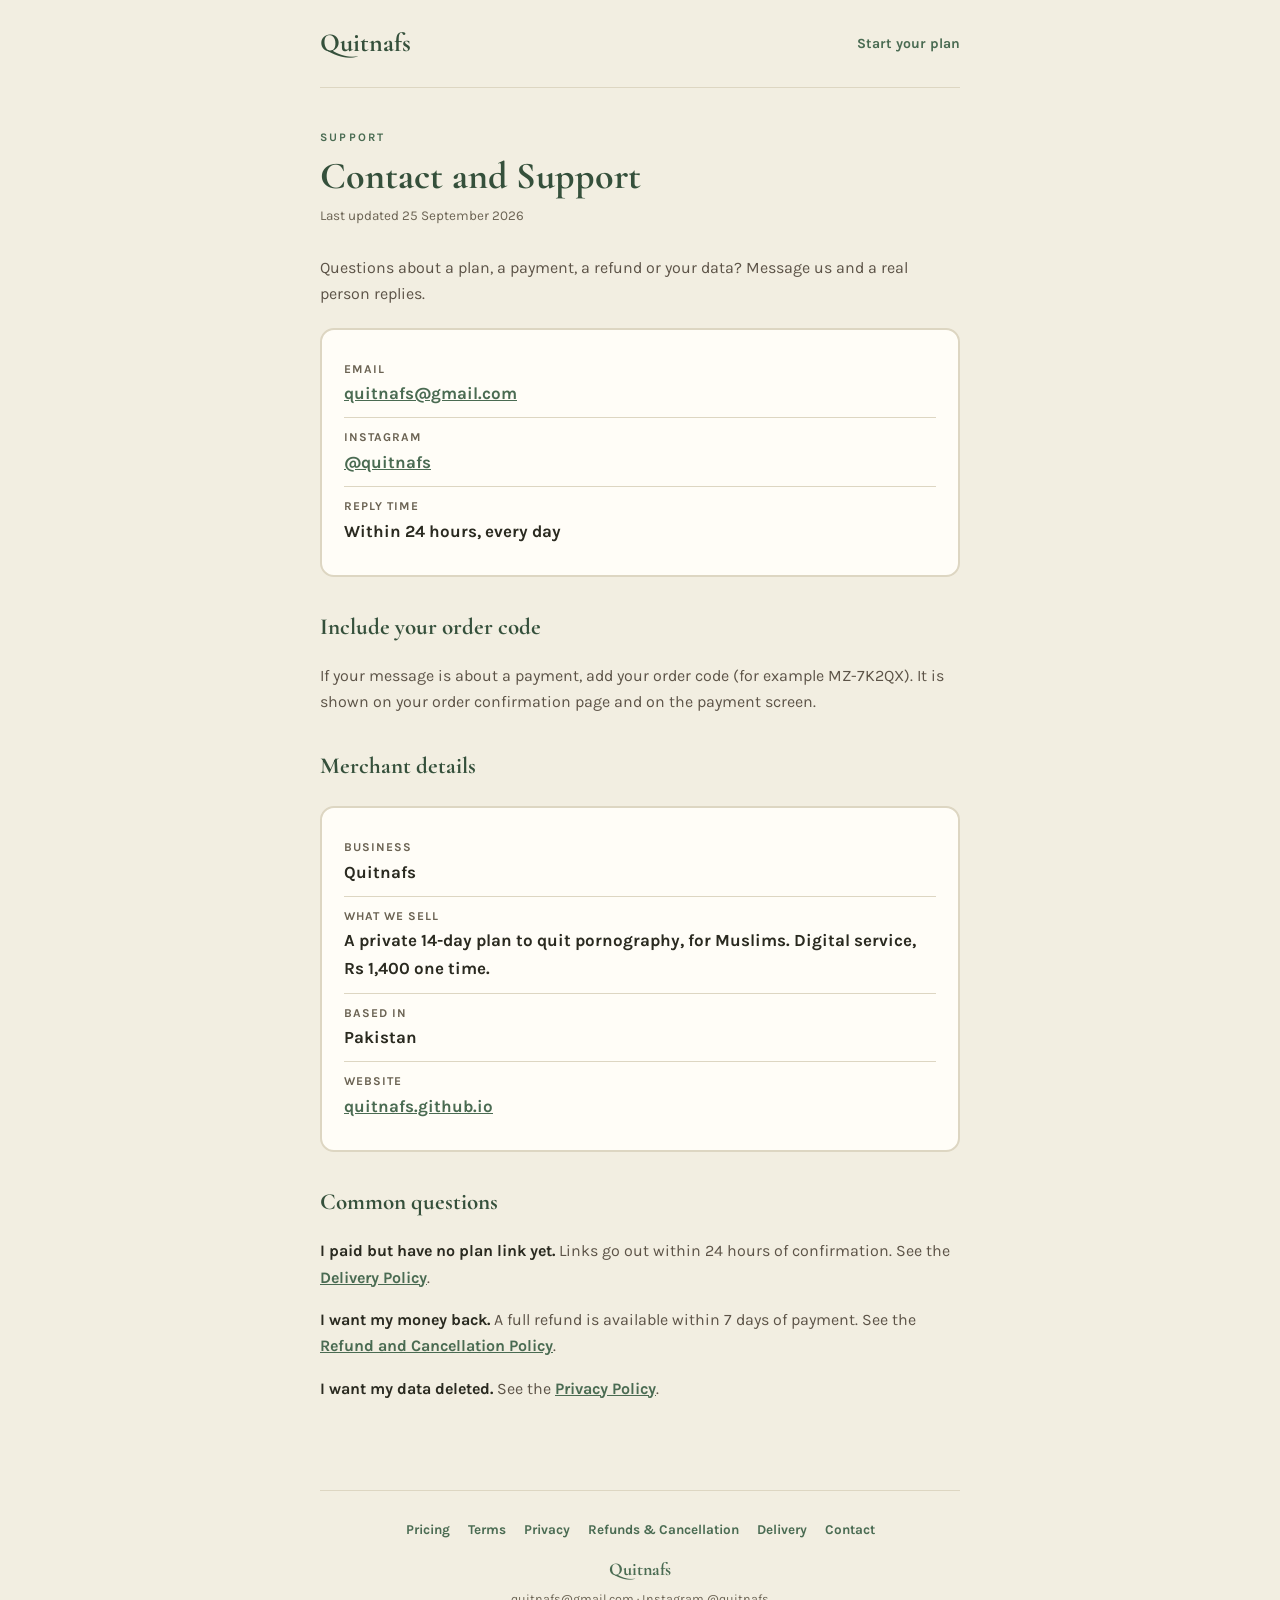
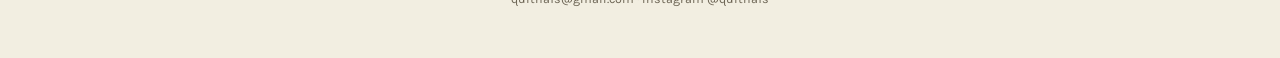
<file: contact.html>
<!DOCTYPE html>
<html lang="en">
<head>
<meta charset="UTF-8">
<meta name="viewport" content="width=device-width, initial-scale=1.0">
<title>Contact and Support · Quitnafs</title>
<meta name="description" content="How to reach Quitnafs support.">
<link rel="canonical" href="https://quitnafs.github.io/contact.html">
<link rel="preconnect" href="https://fonts.googleapis.com">
<link rel="preconnect" href="https://fonts.gstatic.com" crossorigin>
<link href="https://fonts.googleapis.com/css2?family=Cormorant+Garamond:wght@600;700&family=Karla:wght@400;600;700&display=swap" rel="stylesheet">
<link rel="stylesheet" href="legal.css">
</head>
<body>
<div class="wrap">
  <header class="top"><a class="brand" href="./">Quitnafs</a><a class="back" href="./#cta-section">Start your plan</a></header>
  <main class="doc">
    <div class="kicker">Support</div>
    <h1>Contact and Support</h1>
    <p class="updated">Last updated 25 September 2026</p>

    <p>Questions about a plan, a payment, a refund or your data? Message us and a real person replies.</p>
    <div class="card">
      <div class="row"><span>Email</span><b><a href="mailto:quitnafs@gmail.com">quitnafs@gmail.com</a></b></div>
      <div class="row"><span>Instagram</span><b><a href="https://instagram.com/quitnafs" target="_blank" rel="noopener">@quitnafs</a></b></div>
      <div class="row"><span>Reply time</span><b>Within 24 hours, every day</b></div>
    </div>

    <h2>Include your order code</h2>
    <p>If your message is about a payment, add your order code (for example MZ-7K2QX). It is shown on your order confirmation page and on the payment screen.</p>

    <h2>Merchant details</h2>
    <div class="card">
      <div class="row"><span>Business</span><b>Quitnafs</b></div>
      <div class="row"><span>What we sell</span><b>A private 14-day plan to quit pornography, for Muslims. Digital service, Rs 1,400 one time.</b></div>
      <div class="row"><span>Based in</span><b>Pakistan</b></div>
      <div class="row"><span>Website</span><b><a href="https://quitnafs.github.io/">quitnafs.github.io</a></b></div>
    </div>

    <h2>Common questions</h2>
    <p><strong>I paid but have no plan link yet.</strong> Links go out within 24 hours of confirmation. See the <a href="delivery.html">Delivery Policy</a>.</p>
    <p><strong>I want my money back.</strong> A full refund is available within 7 days of payment. See the <a href="refund.html">Refund and Cancellation Policy</a>.</p>
    <p><strong>I want my data deleted.</strong> See the <a href="privacy.html">Privacy Policy</a>.</p>
  </main>
  <footer class="site">
    <nav>
      <a href="./#pricing-section">Pricing</a>
      <a href="terms.html">Terms</a>
      <a href="privacy.html">Privacy</a>
      <a href="refund.html">Refunds &amp; Cancellation</a>
      <a href="delivery.html">Delivery</a>
      <a href="contact.html">Contact</a>
    </nav>
    <div class="w">Quitnafs</div>
    <div class="h">quitnafs@gmail.com · Instagram @quitnafs</div>
  </footer>
</div>
</body>
</html>
</file>
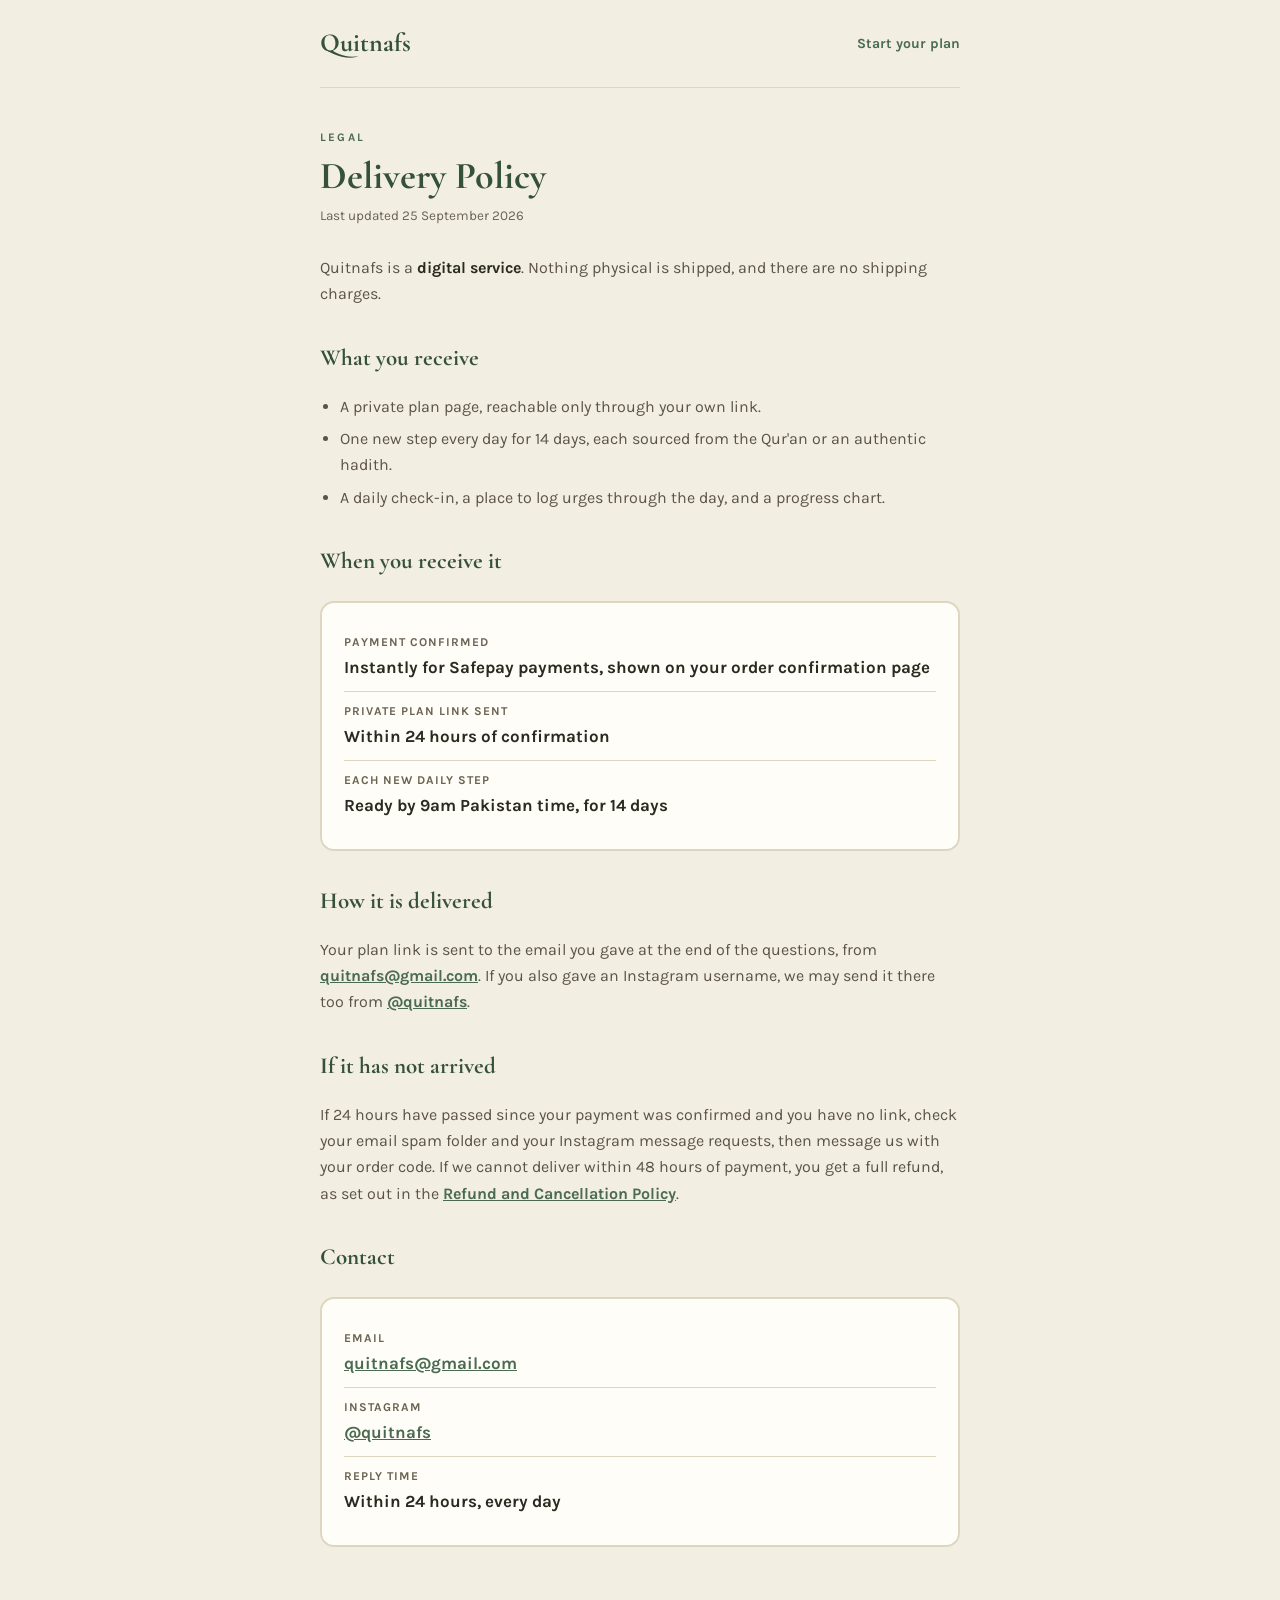
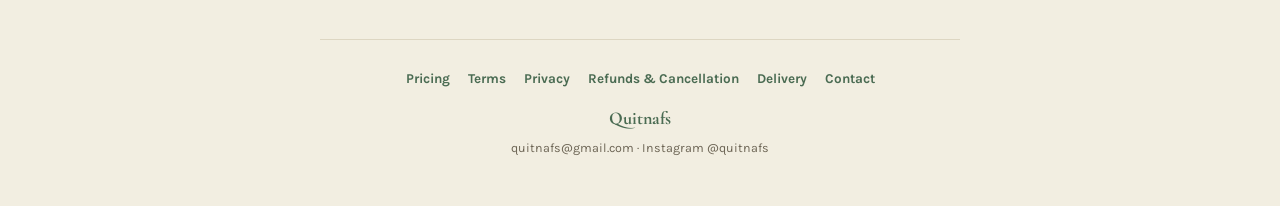
<file: delivery.html>
<!DOCTYPE html>
<html lang="en">
<head>
<meta charset="UTF-8">
<meta name="viewport" content="width=device-width, initial-scale=1.0">
<title>Delivery Policy · Quitnafs</title>
<meta name="description" content="How and when your Quitnafs plan is delivered.">
<link rel="canonical" href="https://quitnafs.github.io/delivery.html">
<link rel="preconnect" href="https://fonts.googleapis.com">
<link rel="preconnect" href="https://fonts.gstatic.com" crossorigin>
<link href="https://fonts.googleapis.com/css2?family=Cormorant+Garamond:wght@600;700&family=Karla:wght@400;600;700&display=swap" rel="stylesheet">
<link rel="stylesheet" href="legal.css">
</head>
<body>
<div class="wrap">
  <header class="top"><a class="brand" href="./">Quitnafs</a><a class="back" href="./#cta-section">Start your plan</a></header>
  <main class="doc">
    <div class="kicker">Legal</div>
    <h1>Delivery Policy</h1>
    <p class="updated">Last updated 25 September 2026</p>

    <p>Quitnafs is a <strong>digital service</strong>. Nothing physical is shipped, and there are no shipping charges.</p>

    <h2>What you receive</h2>
    <ul>
      <li>A private plan page, reachable only through your own link.</li>
      <li>One new step every day for 14 days, each sourced from the Qur'an or an authentic hadith.</li>
      <li>A daily check-in, a place to log urges through the day, and a progress chart.</li>
    </ul>

    <h2>When you receive it</h2>
    <div class="card">
      <div class="row"><span>Payment confirmed</span><b>Instantly for Safepay payments, shown on your order confirmation page</b></div>
      <div class="row"><span>Private plan link sent</span><b>Within 24 hours of confirmation</b></div>
      <div class="row"><span>Each new daily step</span><b>Ready by 9am Pakistan time, for 14 days</b></div>
    </div>

    <h2>How it is delivered</h2>
    <p>Your plan link is sent to the email you gave at the end of the questions, from <a href="mailto:quitnafs@gmail.com">quitnafs@gmail.com</a>. If you also gave an Instagram username, we may send it there too from <a href="https://instagram.com/quitnafs" target="_blank" rel="noopener">@quitnafs</a>.</p>

    <h2>If it has not arrived</h2>
    <p>If 24 hours have passed since your payment was confirmed and you have no link, check your email spam folder and your Instagram message requests, then message us with your order code. If we cannot deliver within 48 hours of payment, you get a full refund, as set out in the <a href="refund.html">Refund and Cancellation Policy</a>.</p>

    <h2>Contact</h2>
    <div class="card">
      <div class="row"><span>Email</span><b><a href="mailto:quitnafs@gmail.com">quitnafs@gmail.com</a></b></div>
      <div class="row"><span>Instagram</span><b><a href="https://instagram.com/quitnafs" target="_blank" rel="noopener">@quitnafs</a></b></div>
      <div class="row"><span>Reply time</span><b>Within 24 hours, every day</b></div>
    </div>
  </main>
  <footer class="site">
    <nav>
      <a href="./#pricing-section">Pricing</a>
      <a href="terms.html">Terms</a>
      <a href="privacy.html">Privacy</a>
      <a href="refund.html">Refunds &amp; Cancellation</a>
      <a href="delivery.html">Delivery</a>
      <a href="contact.html">Contact</a>
    </nav>
    <div class="w">Quitnafs</div>
    <div class="h">quitnafs@gmail.com · Instagram @quitnafs</div>
  </footer>
</div>
</body>
</html>
</file>
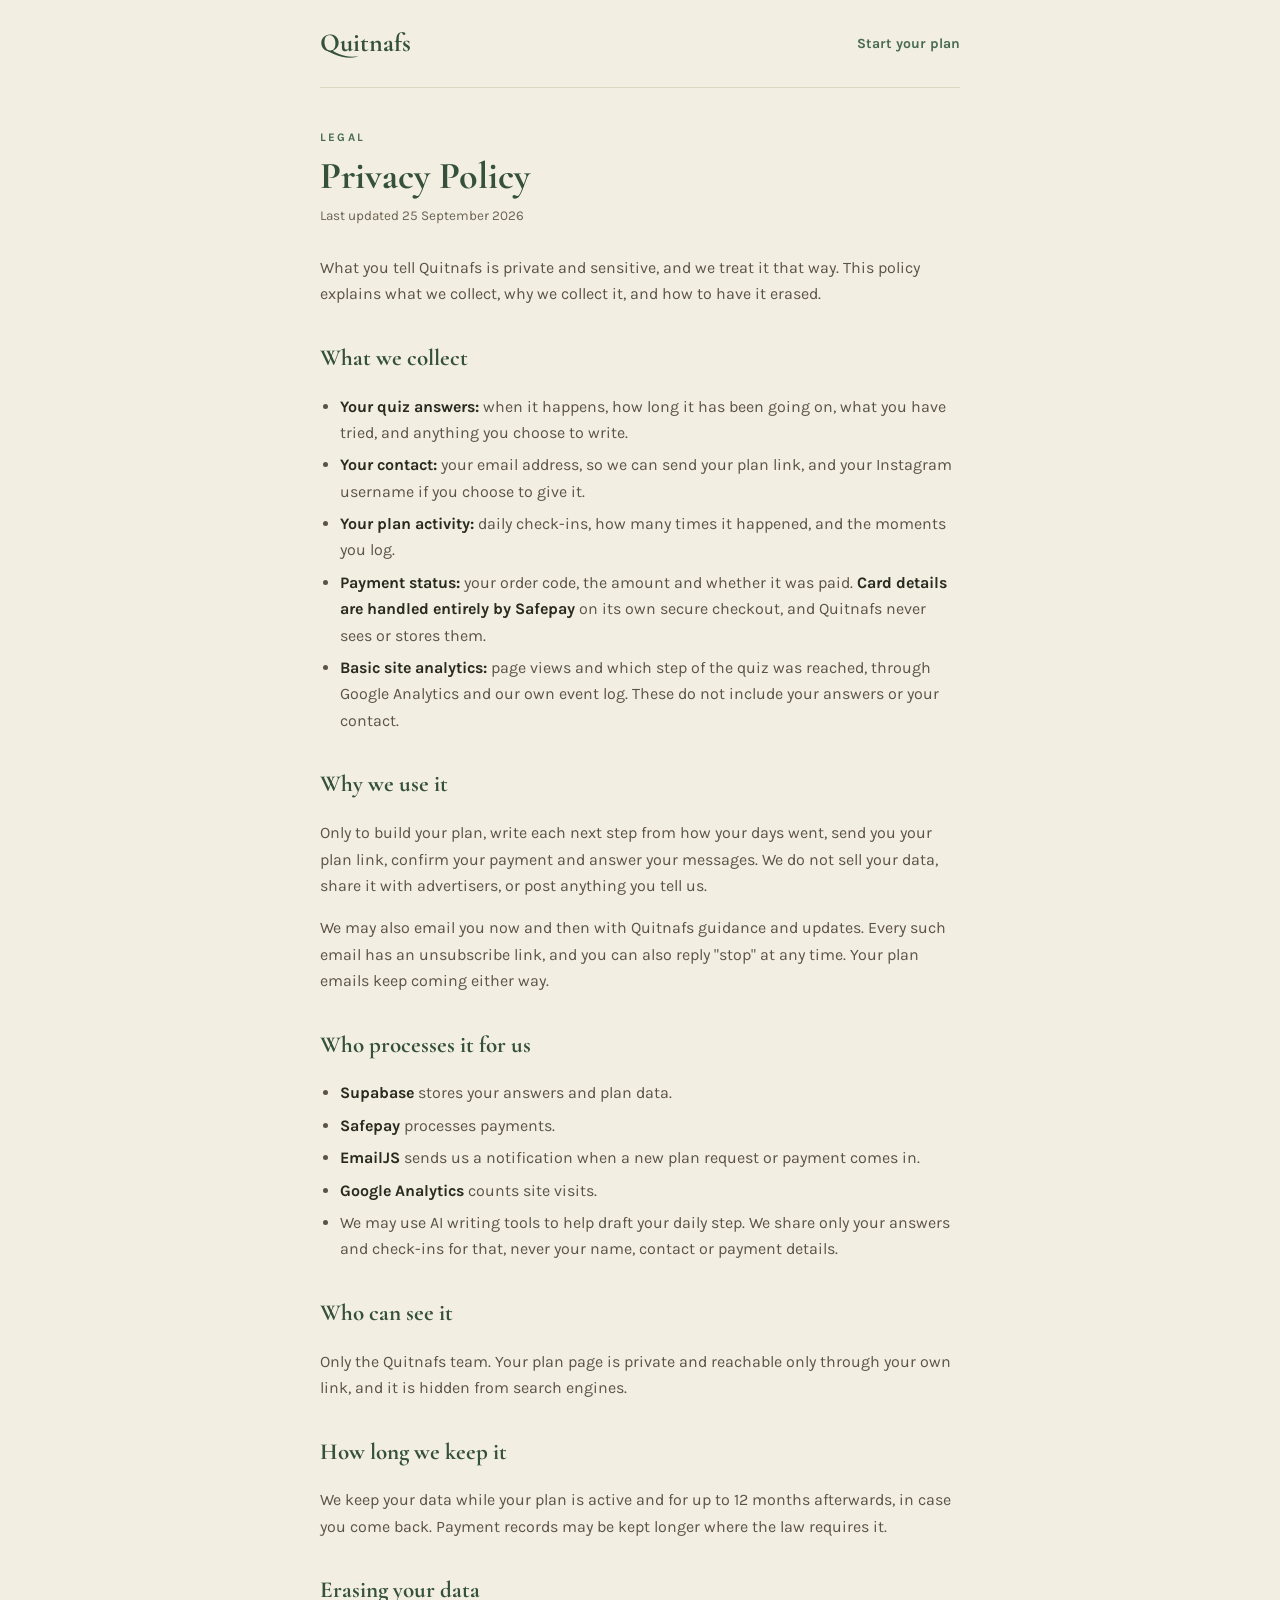
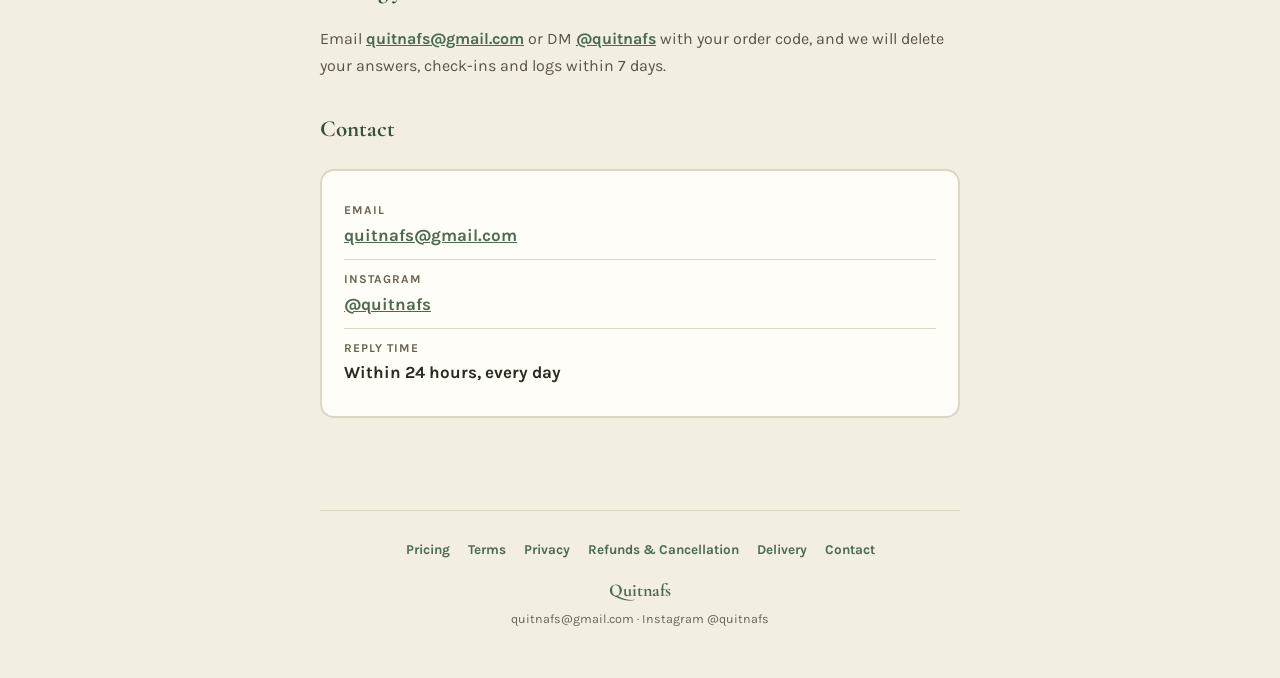
<file: privacy.html>
<!DOCTYPE html>
<html lang="en">
<head>
<meta charset="UTF-8">
<meta name="viewport" content="width=device-width, initial-scale=1.0">
<title>Privacy Policy · Quitnafs</title>
<meta name="description" content="What Quitnafs collects, why, and how to have it erased.">
<link rel="canonical" href="https://quitnafs.github.io/privacy.html">
<link rel="preconnect" href="https://fonts.googleapis.com">
<link rel="preconnect" href="https://fonts.gstatic.com" crossorigin>
<link href="https://fonts.googleapis.com/css2?family=Cormorant+Garamond:wght@600;700&family=Karla:wght@400;600;700&display=swap" rel="stylesheet">
<link rel="stylesheet" href="legal.css">
</head>
<body>
<div class="wrap">
  <header class="top"><a class="brand" href="./">Quitnafs</a><a class="back" href="./#cta-section">Start your plan</a></header>
  <main class="doc">
    <div class="kicker">Legal</div>
    <h1>Privacy Policy</h1>
    <p class="updated">Last updated 25 September 2026</p>

    <p>What you tell Quitnafs is private and sensitive, and we treat it that way. This policy explains what we collect, why we collect it, and how to have it erased.</p>

    <h2>What we collect</h2>
    <ul>
      <li><strong>Your quiz answers:</strong> when it happens, how long it has been going on, what you have tried, and anything you choose to write.</li>
      <li><strong>Your contact:</strong> your email address, so we can send your plan link, and your Instagram username if you choose to give it.</li>
      <li><strong>Your plan activity:</strong> daily check-ins, how many times it happened, and the moments you log.</li>
      <li><strong>Payment status:</strong> your order code, the amount and whether it was paid. <strong>Card details are handled entirely by Safepay</strong> on its own secure checkout, and Quitnafs never sees or stores them.</li>
      <li><strong>Basic site analytics:</strong> page views and which step of the quiz was reached, through Google Analytics and our own event log. These do not include your answers or your contact.</li>
    </ul>

    <h2>Why we use it</h2>
    <p>Only to build your plan, write each next step from how your days went, send you your plan link, confirm your payment and answer your messages. We do not sell your data, share it with advertisers, or post anything you tell us.</p>
    <p>We may also email you now and then with Quitnafs guidance and updates. Every such email has an unsubscribe link, and you can also reply "stop" at any time. Your plan emails keep coming either way.</p>

    <h2>Who processes it for us</h2>
    <ul>
      <li><strong>Supabase</strong> stores your answers and plan data.</li>
      <li><strong>Safepay</strong> processes payments.</li>
      <li><strong>EmailJS</strong> sends us a notification when a new plan request or payment comes in.</li>
      <li><strong>Google Analytics</strong> counts site visits.</li>
      <li>We may use AI writing tools to help draft your daily step. We share only your answers and check-ins for that, never your name, contact or payment details.</li>
    </ul>

    <h2>Who can see it</h2>
    <p>Only the Quitnafs team. Your plan page is private and reachable only through your own link, and it is hidden from search engines.</p>

    <h2>How long we keep it</h2>
    <p>We keep your data while your plan is active and for up to 12 months afterwards, in case you come back. Payment records may be kept longer where the law requires it.</p>

    <h2>Erasing your data</h2>
    <p>Email <a href="mailto:quitnafs@gmail.com">quitnafs@gmail.com</a> or DM <a href="https://instagram.com/quitnafs" target="_blank" rel="noopener">@quitnafs</a> with your order code, and we will delete your answers, check-ins and logs within 7 days.</p>

    <h2>Contact</h2>
    <div class="card">
      <div class="row"><span>Email</span><b><a href="mailto:quitnafs@gmail.com">quitnafs@gmail.com</a></b></div>
      <div class="row"><span>Instagram</span><b><a href="https://instagram.com/quitnafs" target="_blank" rel="noopener">@quitnafs</a></b></div>
      <div class="row"><span>Reply time</span><b>Within 24 hours, every day</b></div>
    </div>
  </main>
  <footer class="site">
    <nav>
      <a href="./#pricing-section">Pricing</a>
      <a href="terms.html">Terms</a>
      <a href="privacy.html">Privacy</a>
      <a href="refund.html">Refunds &amp; Cancellation</a>
      <a href="delivery.html">Delivery</a>
      <a href="contact.html">Contact</a>
    </nav>
    <div class="w">Quitnafs</div>
    <div class="h">quitnafs@gmail.com · Instagram @quitnafs</div>
  </footer>
</div>
</body>
</html>
</file>
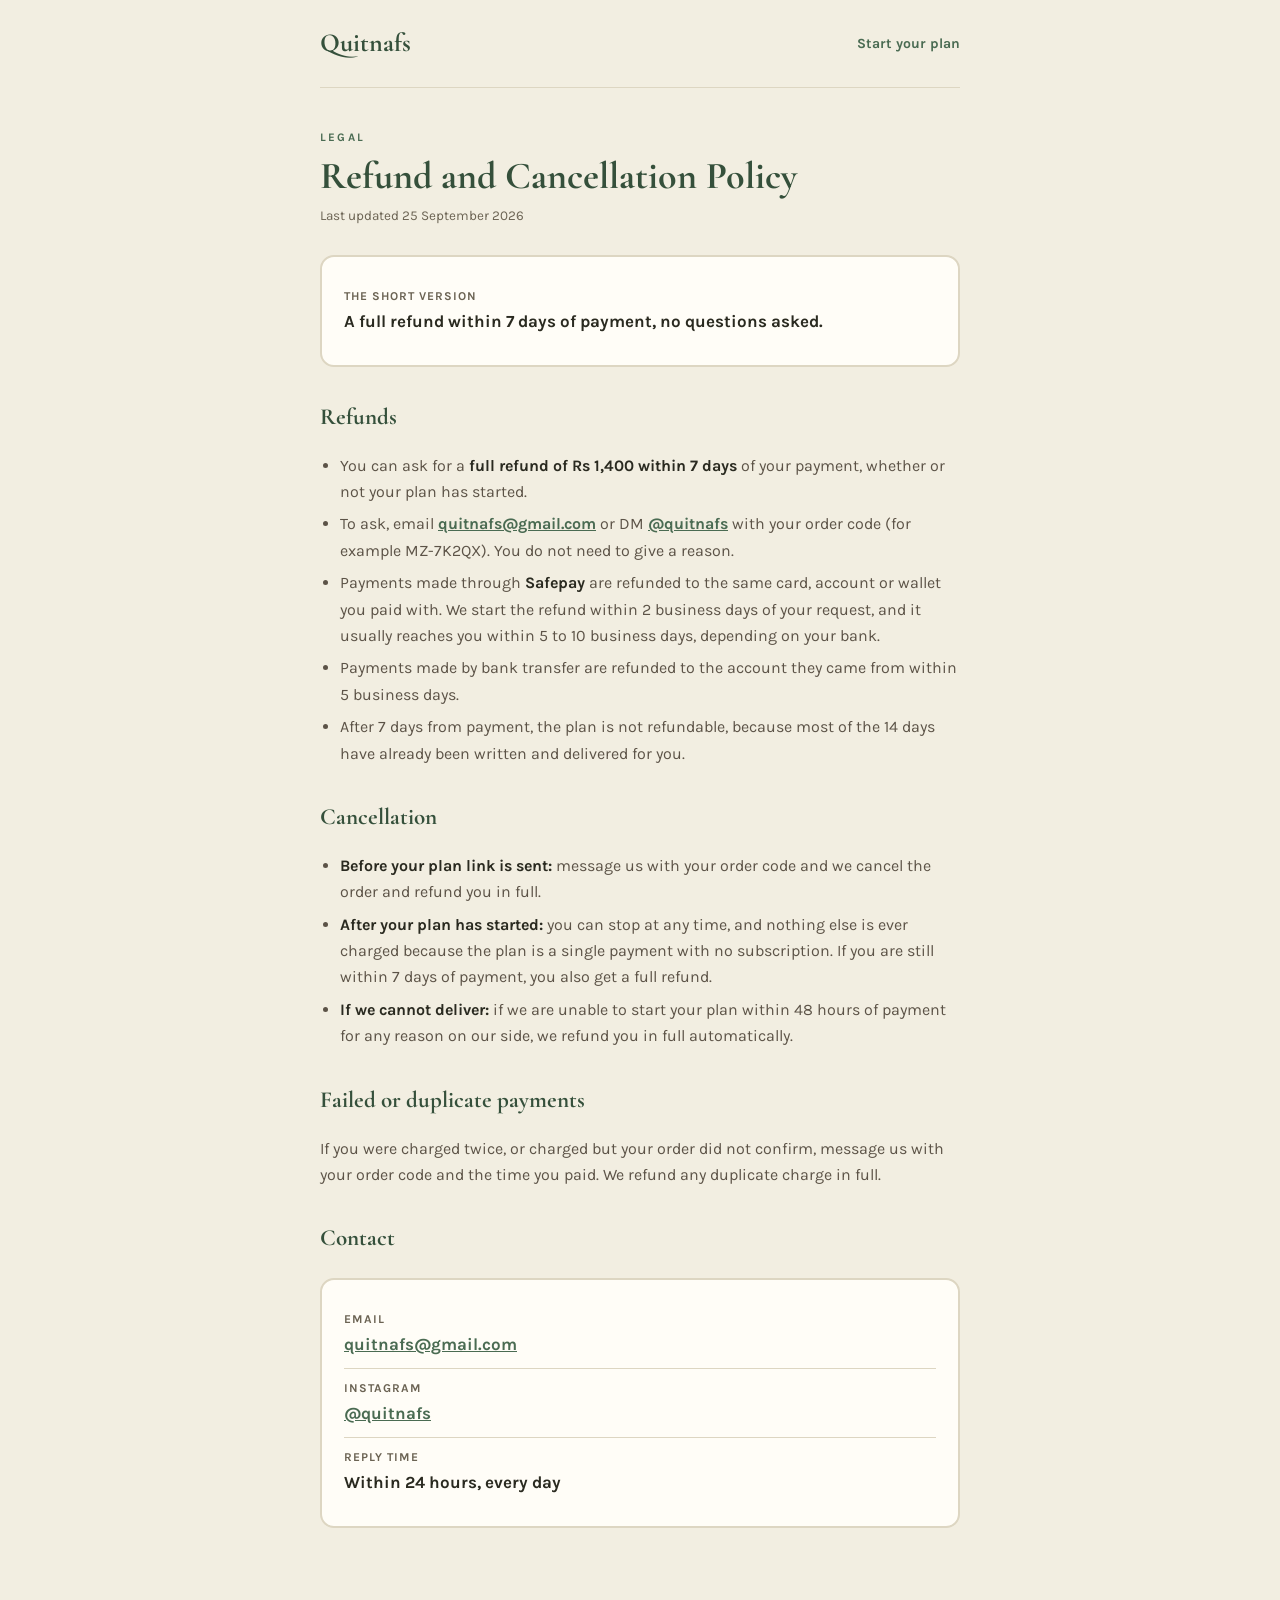
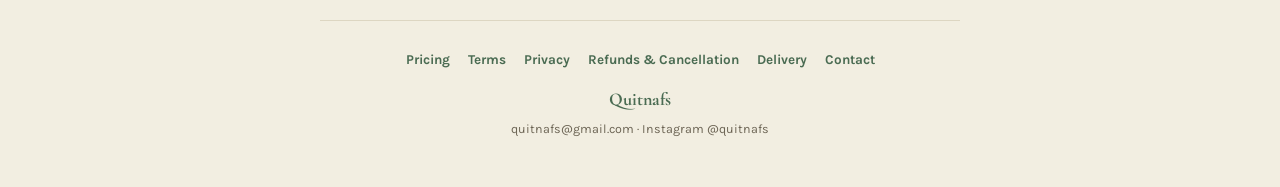
<file: refund.html>
<!DOCTYPE html>
<html lang="en">
<head>
<meta charset="UTF-8">
<meta name="viewport" content="width=device-width, initial-scale=1.0">
<title>Refund and Cancellation Policy · Quitnafs</title>
<meta name="description" content="Full refund within 7 days of payment, no questions asked.">
<link rel="canonical" href="https://quitnafs.github.io/refund.html">
<link rel="preconnect" href="https://fonts.googleapis.com">
<link rel="preconnect" href="https://fonts.gstatic.com" crossorigin>
<link href="https://fonts.googleapis.com/css2?family=Cormorant+Garamond:wght@600;700&family=Karla:wght@400;600;700&display=swap" rel="stylesheet">
<link rel="stylesheet" href="legal.css">
</head>
<body>
<div class="wrap">
  <header class="top"><a class="brand" href="./">Quitnafs</a><a class="back" href="./#cta-section">Start your plan</a></header>
  <main class="doc">
    <div class="kicker">Legal</div>
    <h1>Refund and Cancellation Policy</h1>
    <p class="updated">Last updated 25 September 2026</p>

    <div class="card">
      <div class="row"><span>The short version</span><b>A full refund within 7 days of payment, no questions asked.</b></div>
    </div>

    <h2>Refunds</h2>
    <ul>
      <li>You can ask for a <strong>full refund of Rs 1,400 within 7 days</strong> of your payment, whether or not your plan has started.</li>
      <li>To ask, email <a href="mailto:quitnafs@gmail.com">quitnafs@gmail.com</a> or DM <a href="https://instagram.com/quitnafs" target="_blank" rel="noopener">@quitnafs</a> with your order code (for example MZ-7K2QX). You do not need to give a reason.</li>
      <li>Payments made through <strong>Safepay</strong> are refunded to the same card, account or wallet you paid with. We start the refund within 2 business days of your request, and it usually reaches you within 5 to 10 business days, depending on your bank.</li>
      <li>Payments made by bank transfer are refunded to the account they came from within 5 business days.</li>
      <li>After 7 days from payment, the plan is not refundable, because most of the 14 days have already been written and delivered for you.</li>
    </ul>

    <h2>Cancellation</h2>
    <ul>
      <li><strong>Before your plan link is sent:</strong> message us with your order code and we cancel the order and refund you in full.</li>
      <li><strong>After your plan has started:</strong> you can stop at any time, and nothing else is ever charged because the plan is a single payment with no subscription. If you are still within 7 days of payment, you also get a full refund.</li>
      <li><strong>If we cannot deliver:</strong> if we are unable to start your plan within 48 hours of payment for any reason on our side, we refund you in full automatically.</li>
    </ul>

    <h2>Failed or duplicate payments</h2>
    <p>If you were charged twice, or charged but your order did not confirm, message us with your order code and the time you paid. We refund any duplicate charge in full.</p>

    <h2>Contact</h2>
    <div class="card">
      <div class="row"><span>Email</span><b><a href="mailto:quitnafs@gmail.com">quitnafs@gmail.com</a></b></div>
      <div class="row"><span>Instagram</span><b><a href="https://instagram.com/quitnafs" target="_blank" rel="noopener">@quitnafs</a></b></div>
      <div class="row"><span>Reply time</span><b>Within 24 hours, every day</b></div>
    </div>
  </main>
  <footer class="site">
    <nav>
      <a href="./#pricing-section">Pricing</a>
      <a href="terms.html">Terms</a>
      <a href="privacy.html">Privacy</a>
      <a href="refund.html">Refunds &amp; Cancellation</a>
      <a href="delivery.html">Delivery</a>
      <a href="contact.html">Contact</a>
    </nav>
    <div class="w">Quitnafs</div>
    <div class="h">quitnafs@gmail.com · Instagram @quitnafs</div>
  </footer>
</div>
</body>
</html>
</file>
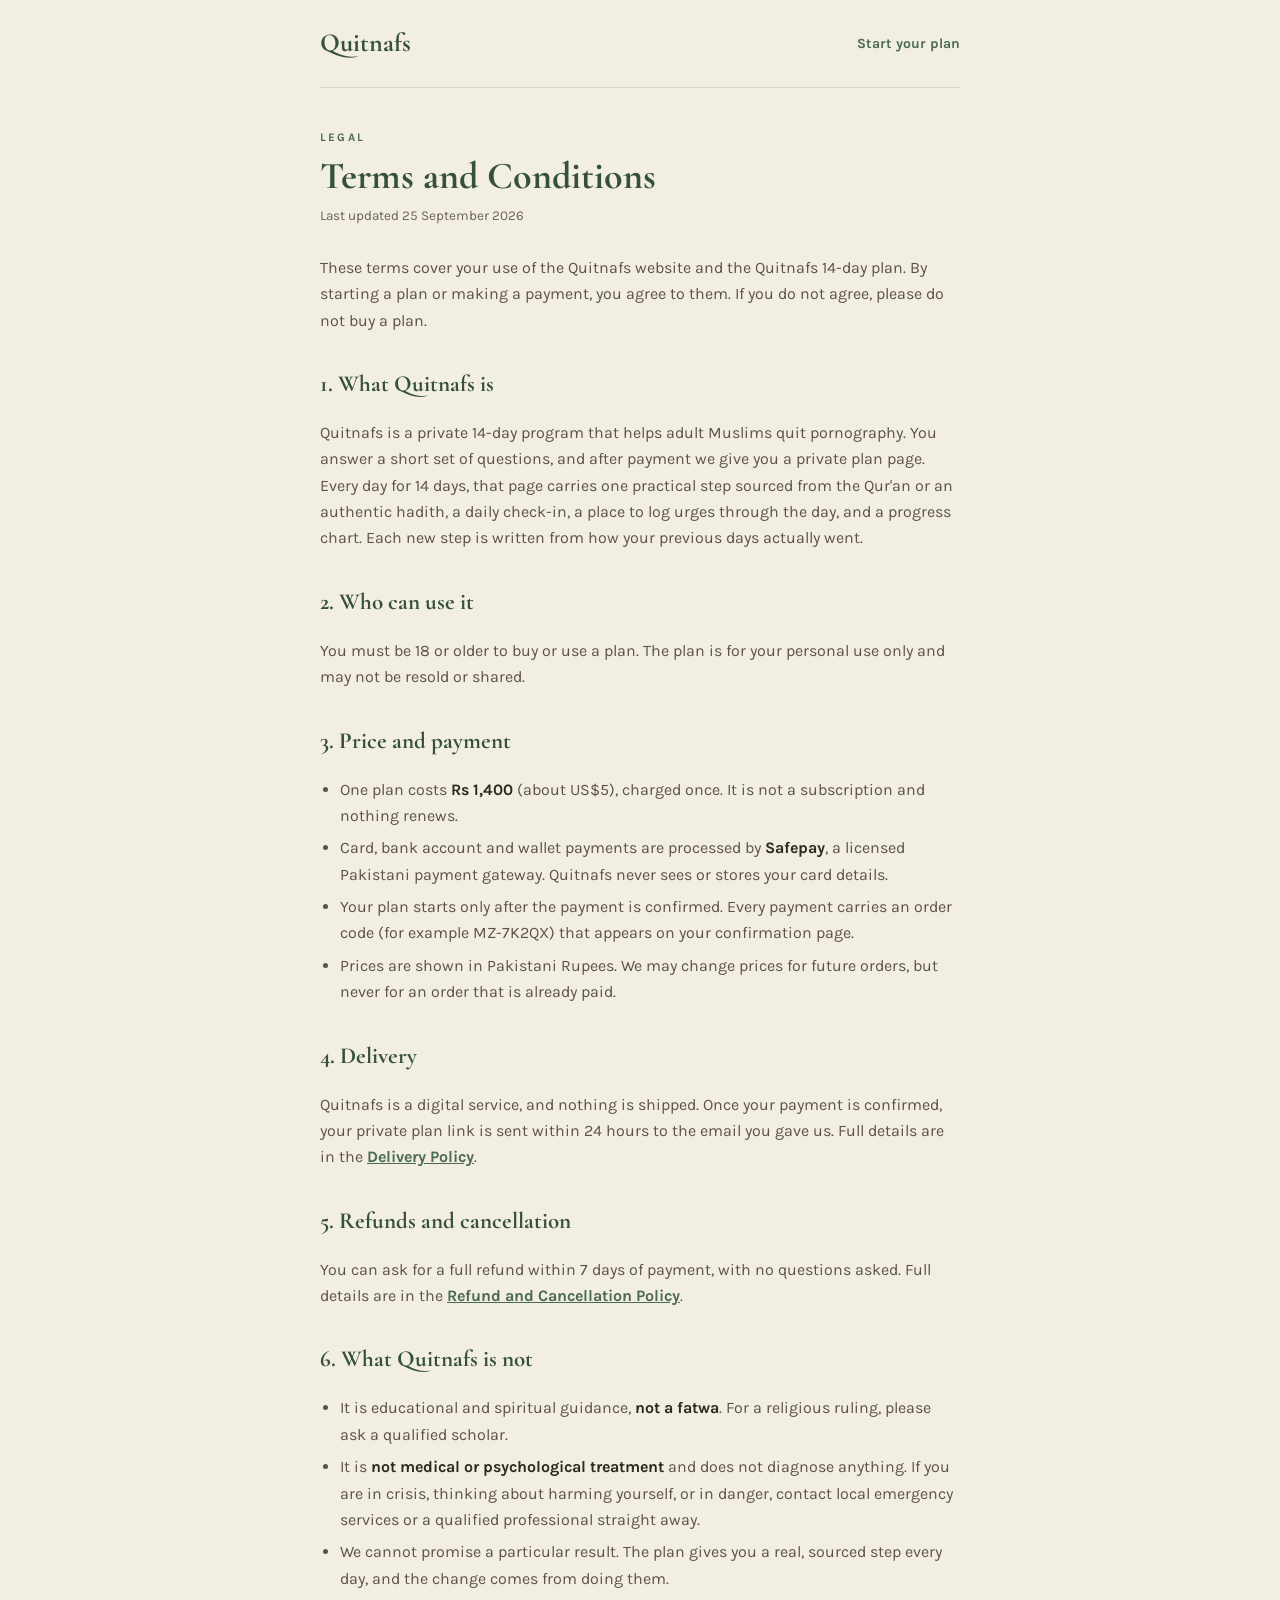
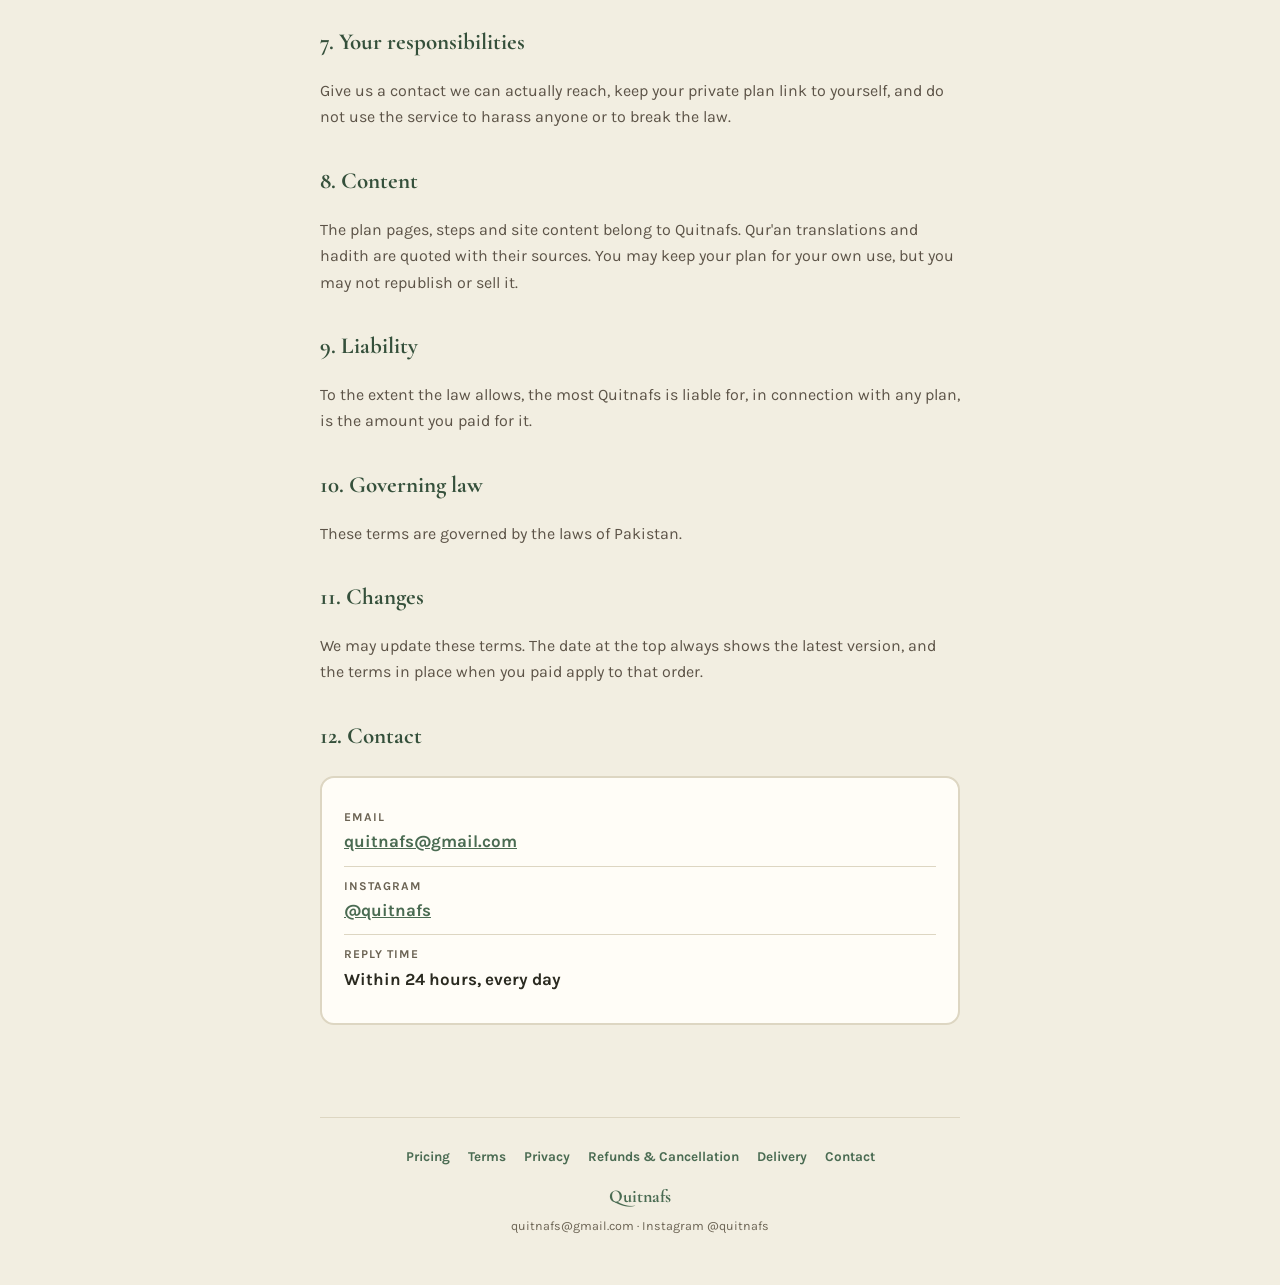
<file: terms.html>
<!DOCTYPE html>
<html lang="en">
<head>
<meta charset="UTF-8">
<meta name="viewport" content="width=device-width, initial-scale=1.0">
<title>Terms and Conditions · Quitnafs</title>
<meta name="description" content="The terms for buying and using a Quitnafs 14-day plan.">
<link rel="canonical" href="https://quitnafs.github.io/terms.html">
<link rel="preconnect" href="https://fonts.googleapis.com">
<link rel="preconnect" href="https://fonts.gstatic.com" crossorigin>
<link href="https://fonts.googleapis.com/css2?family=Cormorant+Garamond:wght@600;700&family=Karla:wght@400;600;700&display=swap" rel="stylesheet">
<link rel="stylesheet" href="legal.css">
</head>
<body>
<div class="wrap">
  <header class="top"><a class="brand" href="./">Quitnafs</a><a class="back" href="./#cta-section">Start your plan</a></header>
  <main class="doc">
    <div class="kicker">Legal</div>
    <h1>Terms and Conditions</h1>
    <p class="updated">Last updated 25 September 2026</p>

    <p>These terms cover your use of the Quitnafs website and the Quitnafs 14-day plan. By starting a plan or making a payment, you agree to them. If you do not agree, please do not buy a plan.</p>

    <h2>1. What Quitnafs is</h2>
    <p>Quitnafs is a private 14-day program that helps adult Muslims quit pornography. You answer a short set of questions, and after payment we give you a private plan page. Every day for 14 days, that page carries one practical step sourced from the Qur'an or an authentic hadith, a daily check-in, a place to log urges through the day, and a progress chart. Each new step is written from how your previous days actually went.</p>

    <h2>2. Who can use it</h2>
    <p>You must be 18 or older to buy or use a plan. The plan is for your personal use only and may not be resold or shared.</p>

    <h2>3. Price and payment</h2>
    <ul>
      <li>One plan costs <strong>Rs 1,400</strong> (about US$5), charged once. It is not a subscription and nothing renews.</li>
      <li>Card, bank account and wallet payments are processed by <strong>Safepay</strong>, a licensed Pakistani payment gateway. Quitnafs never sees or stores your card details.</li>
      <li>Your plan starts only after the payment is confirmed. Every payment carries an order code (for example MZ-7K2QX) that appears on your confirmation page.</li>
      <li>Prices are shown in Pakistani Rupees. We may change prices for future orders, but never for an order that is already paid.</li>
    </ul>

    <h2>4. Delivery</h2>
    <p>Quitnafs is a digital service, and nothing is shipped. Once your payment is confirmed, your private plan link is sent within 24 hours to the email you gave us. Full details are in the <a href="delivery.html">Delivery Policy</a>.</p>

    <h2>5. Refunds and cancellation</h2>
    <p>You can ask for a full refund within 7 days of payment, with no questions asked. Full details are in the <a href="refund.html">Refund and Cancellation Policy</a>.</p>

    <h2>6. What Quitnafs is not</h2>
    <ul>
      <li>It is educational and spiritual guidance, <strong>not a fatwa</strong>. For a religious ruling, please ask a qualified scholar.</li>
      <li>It is <strong>not medical or psychological treatment</strong> and does not diagnose anything. If you are in crisis, thinking about harming yourself, or in danger, contact local emergency services or a qualified professional straight away.</li>
      <li>We cannot promise a particular result. The plan gives you a real, sourced step every day, and the change comes from doing them.</li>
    </ul>

    <h2>7. Your responsibilities</h2>
    <p>Give us a contact we can actually reach, keep your private plan link to yourself, and do not use the service to harass anyone or to break the law.</p>

    <h2>8. Content</h2>
    <p>The plan pages, steps and site content belong to Quitnafs. Qur'an translations and hadith are quoted with their sources. You may keep your plan for your own use, but you may not republish or sell it.</p>

    <h2>9. Liability</h2>
    <p>To the extent the law allows, the most Quitnafs is liable for, in connection with any plan, is the amount you paid for it.</p>

    <h2>10. Governing law</h2>
    <p>These terms are governed by the laws of Pakistan.</p>

    <h2>11. Changes</h2>
    <p>We may update these terms. The date at the top always shows the latest version, and the terms in place when you paid apply to that order.</p>

    <h2>12. Contact</h2>
    <div class="card">
      <div class="row"><span>Email</span><b><a href="mailto:quitnafs@gmail.com">quitnafs@gmail.com</a></b></div>
      <div class="row"><span>Instagram</span><b><a href="https://instagram.com/quitnafs" target="_blank" rel="noopener">@quitnafs</a></b></div>
      <div class="row"><span>Reply time</span><b>Within 24 hours, every day</b></div>
    </div>
  </main>
  <footer class="site">
    <nav>
      <a href="./#pricing-section">Pricing</a>
      <a href="terms.html">Terms</a>
      <a href="privacy.html">Privacy</a>
      <a href="refund.html">Refunds &amp; Cancellation</a>
      <a href="delivery.html">Delivery</a>
      <a href="contact.html">Contact</a>
    </nav>
    <div class="w">Quitnafs</div>
    <div class="h">quitnafs@gmail.com · Instagram @quitnafs</div>
  </footer>
</div>
</body>
</html>
</file>
<file: legal.css>
/* Shared styles for the policy, contact and order pages. Same Sage Botanical tokens as index.html. */
:root {
  color-scheme: light only;
  --sage: #4A6B52; --deep: #35503B; --tint: #8FA890; --terracotta: #C77B4D;
  --cream: #F2EEE1; --card: #FFFDF7; --ink: #2A2A20; --text2: #5c5347; --text3: #6b6353; --hairline: #ddd6c2;
}
* { box-sizing: border-box; }
html, body { margin: 0; padding: 0; }
body { background: var(--cream); color: var(--ink); font-family: 'Karla', sans-serif; line-height: 1.65; }
.wrap { max-width: 680px; margin: 0 auto; padding: 0 20px; }
.top { display: flex; justify-content: space-between; align-items: center; padding: 22px 0; border-bottom: 1px solid var(--hairline); }
.top a.brand { font-family: 'Cormorant Garamond', serif; font-weight: 700; font-size: 26px; color: var(--deep); text-decoration: none; }
.top a.back { font-weight: 700; font-size: 14px; color: var(--sage); text-decoration: none; }
.doc { padding: 40px 0 24px; }
.doc .kicker { font-weight: 700; font-size: 11.5px; letter-spacing: 2.2px; text-transform: uppercase; color: var(--sage); }
.doc h1 { font-family: 'Cormorant Garamond', serif; font-weight: 700; font-size: 38px; line-height: 1.15; color: var(--deep); margin: 8px 0 6px; }
.doc .updated { font-size: 13.5px; color: var(--text3); margin: 0 0 28px; }
.doc h2 { font-family: 'Cormorant Garamond', serif; font-weight: 700; font-size: 23px; color: var(--deep); margin: 32px 0 8px; }
.doc p, .doc li { font-size: 16px; color: var(--text2); }
.doc ul { padding-left: 20px; }
.doc li { margin-bottom: 6px; }
.doc a { color: var(--sage); font-weight: 700; }
.doc strong { color: var(--ink); }
.card { background: var(--card); border: 2px solid var(--hairline); border-radius: 14px; padding: 20px 22px; margin: 20px 0; }
.card .row { padding: 10px 0; border-bottom: 1px solid var(--hairline); }
.card .row:last-child { border-bottom: none; }
.card .row span { display: block; font-size: 12px; letter-spacing: 1px; text-transform: uppercase; font-weight: 700; color: var(--text3); }
.card .row b { display: block; font-size: 17px; color: var(--ink); overflow-wrap: anywhere; }
.card .row b a { color: var(--sage); }
.btn { display: inline-block; background: var(--sage); color: var(--card); text-decoration: none; font-weight: 700; font-size: 15px;
  padding: 14px 32px; border-radius: 999px; border: 2px solid var(--sage); cursor: pointer; font-family: 'Karla', sans-serif; }
.btn:hover { background: var(--deep); border-color: var(--deep); }
[hidden] { display: none !important; }
footer.site { border-top: 1px solid var(--hairline); margin-top: 48px; padding: 28px 0 48px; text-align: center; }
footer.site nav { display: flex; flex-wrap: wrap; justify-content: center; gap: 8px 18px; margin-bottom: 14px; }
footer.site nav a { font-size: 13.5px; font-weight: 700; color: var(--sage); text-decoration: none; }
footer.site .w { font-family: 'Cormorant Garamond', serif; font-weight: 700; font-size: 18px; color: var(--sage); }
footer.site .h { font-size: 12.5px; color: var(--text3); margin-top: 4px; }
@media (max-width: 480px) { .doc h1 { font-size: 31px; } }
</file>
